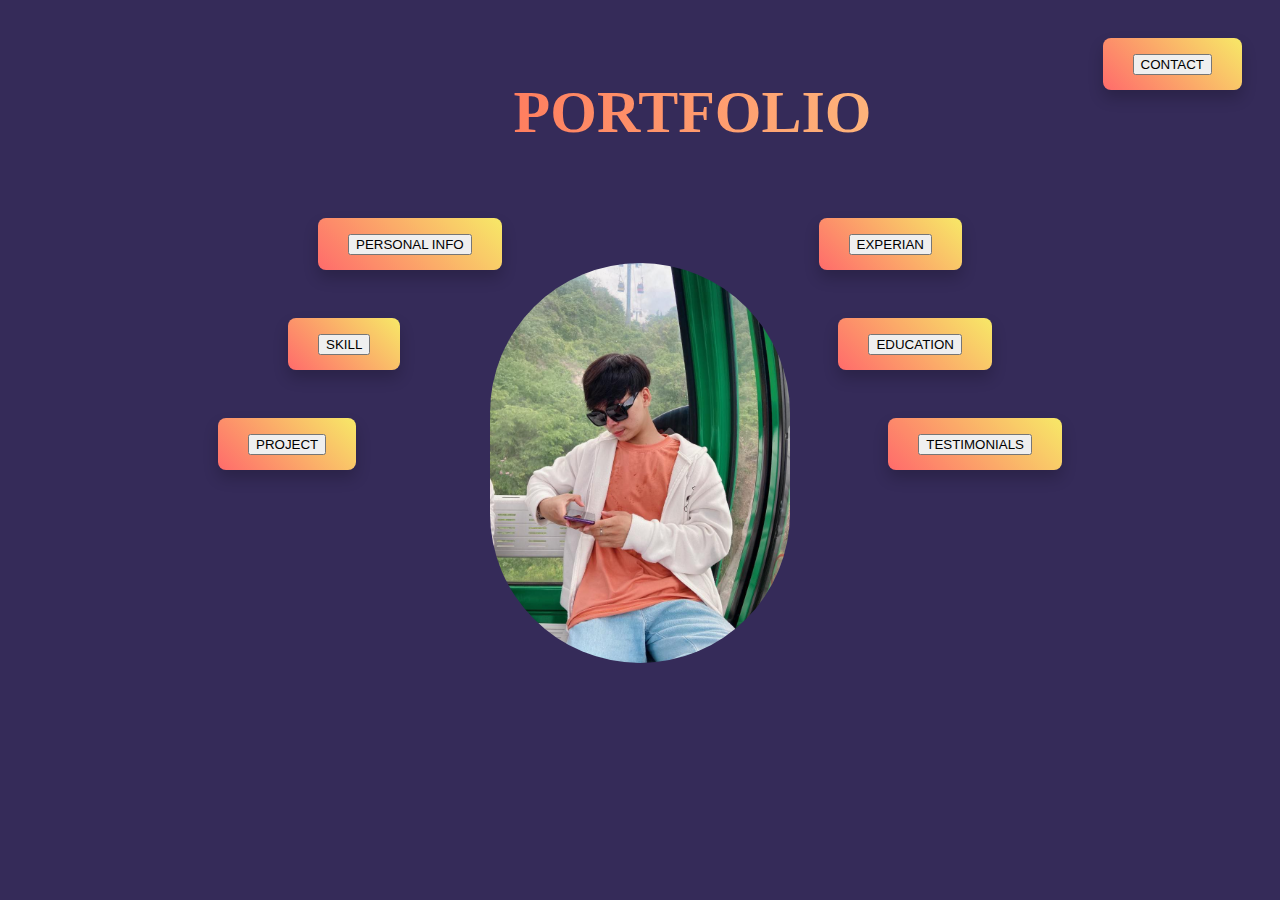
<file: index.html>
<!DOCTYPE html>
<html lang="en">
<head>
    <meta charset="UTF-8">
    <meta name="viewport" content="width=device-width, initial-scale=1.0">
    <title>Portfolio</title>
    <link rel="stylesheet" href="style.css">
</head>
<body>
    <div class="container">
        <div class="title">
            <h1>PORTFOLIO</h1>
        </div>

        <div class="photo">
            <img src="images/selaphoto.jpg" alt="">
        </div>

        <div class="Button "  id="personalbtn">
            <button type="button" onclick="personalClick()">PERSONAL INFO</button>

        </div>
        <div class="Button" id="skillbtn">
            <button type="button" onclick="skillClick()">SKILL</button>

        </div>
        <div class="Button" id="projectbtn">
            <button type="button" onclick="projectClick()">PROJECT </button>

        </div>
        <div class="Button" id="experianbtn">
            <button type="button" onclick="experianClick()" >EXPERIAN</button>

        </div>
        <div class="Button" id="educationbtn">
            <button type="button" onclick="educationClick()">EDUCATION</button>

        </div>
        <div class="Button" id="testimontalsbtn">
            <button type="button" onclick="testimonialsClick()">TESTIMONIALS</button>

        </div>
        <div class="Button" id="contactbtn">
            <button type="button" onclick="contactClick()">CONTACT</button>

        </div>
        
    </div>
    
    <script  src ="portfolio.js"></script> 
</body>
</html>
</file>
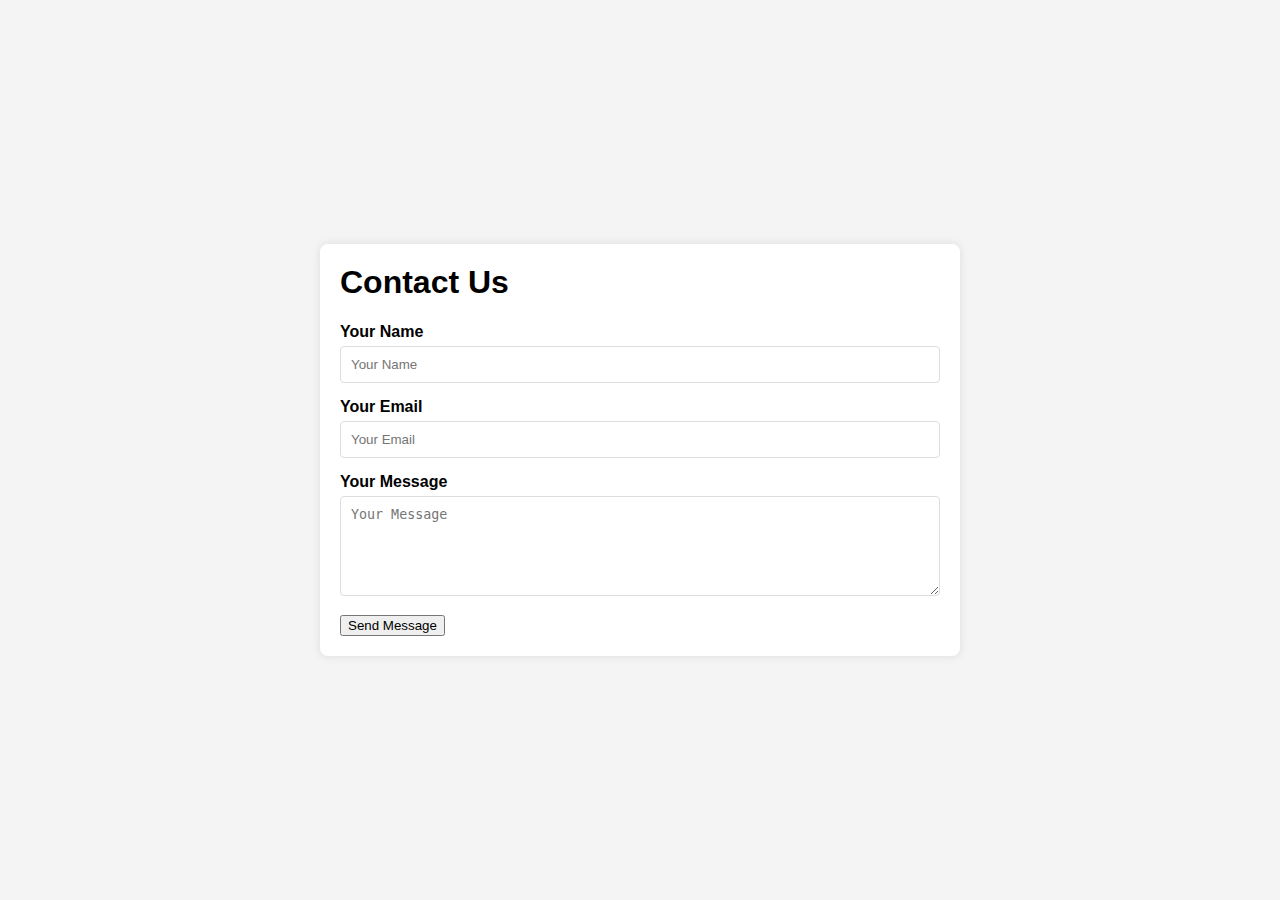
<file: contactForm.html>
<!DOCTYPE html>
<html lang="en">
<head>
    <meta charset="UTF-8">
    <meta name="viewport" content="width=device-width, initial-scale=1.0">
    <title>Contact Form</title>
    <style>
        body {
            font-family: Arial, sans-serif;
            background-color: #f4f4f4;
            display: flex;
            justify-content: center;
            align-items: center;
            height: 100vh;
            margin: 0;
        }

        .form-container {
            background-color: #fff;
            padding: 20px;
            border-radius: 8px;
            box-shadow: 0 0 10px rgba(0, 0, 0, 0.1);
            width: 100%;
            max-width: 600px;
        }

        .form-container h1 {
            margin-top: 0;
        }

        .form-group {
            margin-bottom: 15px;
        }

        .form-group label {
            display: block;
            margin-bottom: 5px;
            font-weight: bold;
        }

        .form-group input, .form-group textarea {
            width: 100%;
            padding: 10px;
            border: 1px solid #ddd;
            border-radius: 4px;
            box-sizing: border-box;
        }

        .form-group textarea {
            resize: vertical;
            min-height: 100px;
        }

        .form-group input[type="submit"] {
            background-color: #20be5c;
            color: #fff;
            border: none;
            cursor: pointer;
            padding: 10px 20px;
            font-size: 16px;
        }

        .form-group input[type="submit"]:hover {
            background-color: #1a9a4e;
        }
    </style>
</head>
<body>
    <div class="form-container">
        <h1>Contact Us</h1>
        <form id="contactForm">
            <!-- Form fields will be injected here by JavaScript -->
        </form>
    </div>

    <script>
        const contactForm = {
            fields: [
                { name: "name", type: "text", placeholder: "Your Name", required: true },
                { name: "email", type: "email", placeholder: "Your Email", required: true },
                { name: "message", type: "textarea", placeholder: "Your Message", required: true }
            ]
        };

        const form = document.getElementById('contactForm');

        contactForm.fields.forEach(field => {
            const formGroup = document.createElement('div');
            formGroup.classList.add('form-group');

            const label = document.createElement('label');
            label.setAttribute('for', field.name);
            label.textContent = field.placeholder;

            let input;
            if (field.type === 'textarea') {
                input = document.createElement('textarea');
            } else {
                input = document.createElement('input');
                input.setAttribute('type', field.type);
            }
            input.setAttribute('name', field.name);
            input.setAttribute('id', field.name);
            input.setAttribute('placeholder', field.placeholder);
            if (field.required) {
                input.setAttribute('required', 'required');
            }

            formGroup.appendChild(label);
            formGroup.appendChild(input);
            form.appendChild(formGroup);
        });

        // Add submit button
        const submitButton = document.createElement('input');
        submitButton.setAttribute('type', 'submit');
        submitButton.setAttribute('value', 'Send Message');
        form.appendChild(submitButton);
    </script>
</body>
</html>
</file>
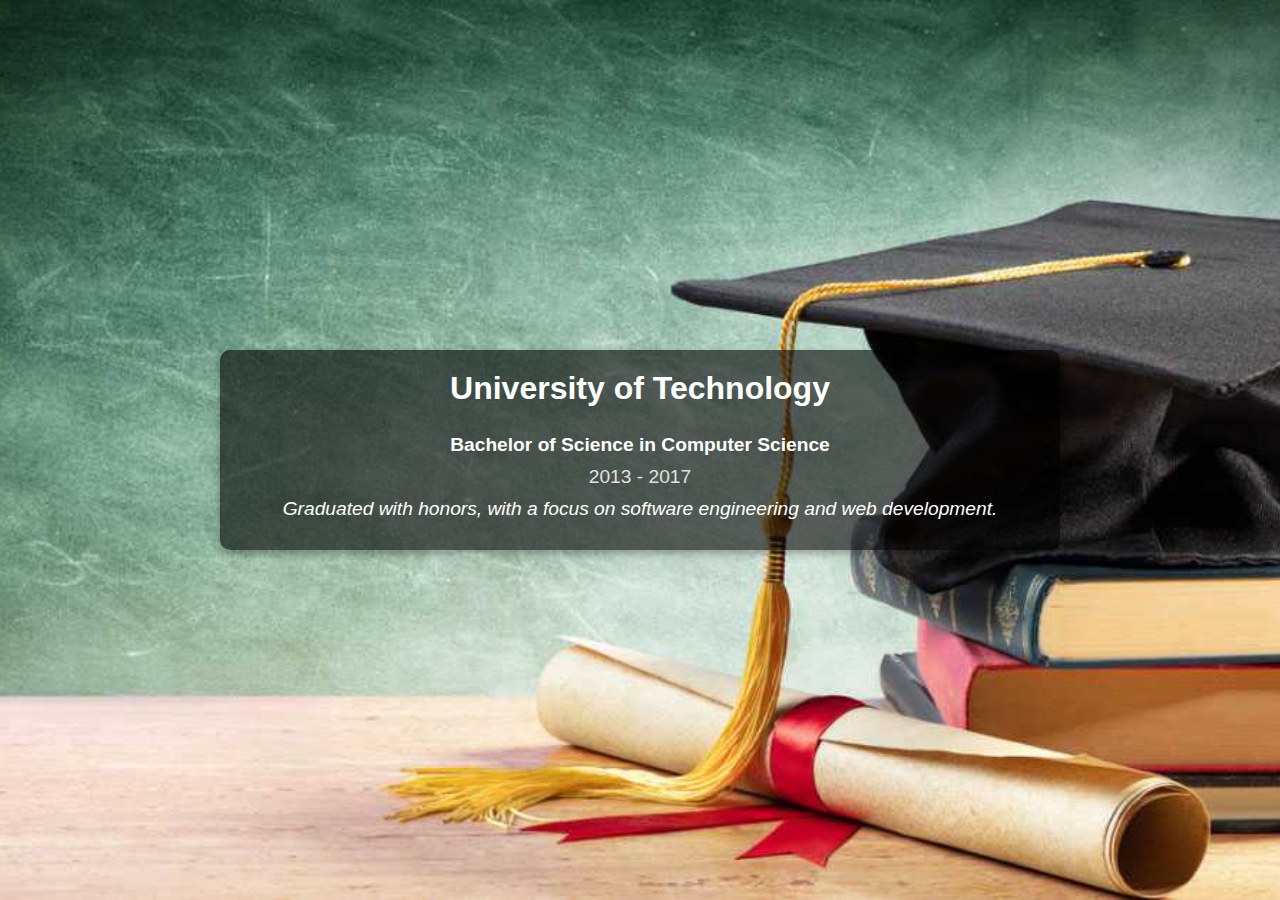
<file: education.html>
<!DOCTYPE html>
<html lang="en">
  <head>
    <meta charset="UTF-8" />
    <meta name="viewport" content="width=device-width, initial-scale=1.0" />
    <title>EDUCATION</title>
    <style>
      body {
        margin: 0;
        font-family: Arial, sans-serif;
      }

      .container {
        width: 100vw;
        height: 100vh;
        background-image: url("images/education.jpg");
        background-size: cover;
        background-position: center;
        background-repeat: no-repeat;
        position: relative;
        display: flex;
        align-items: center;
        justify-content: center;
        padding: 20px;
        box-sizing: border-box;
      }

      .description {
        background: rgba(0, 0, 0, 0.6); /* Semi-transparent background */
        color: #fff;
        padding: 20px;
        border-radius: 10px;
        max-width: 800px;
        width: 100%;
        box-shadow: 0 4px 8px rgba(0, 0, 0, 0.3);
        text-align: center;
      }

      .description h2 {
        font-size: 2em;
        margin-top: 0;
      }

      .description p {
        font-size: 1.2em;
        margin: 10px 0;
      }

      .description .degree {
        font-weight: bold;
      }

      .description .duration {
        color: #e0e0e0;
      }

      .description .detail {
        font-style: italic;
      }
    </style>
  </head>
  <body>
    <div class="container" id="container">
      <!-- Content will be injected here by JavaScript -->
    </div>

    <script>
      const portfolio = {
        education: [
          {
            institution: "University of Technology",
            degree: "Bachelor of Science in Computer Science",
            duration: "2013 - 2017",
            description:
              "Graduated with honors, with a focus on software engineering and web development.",
          },
          // Add more education as needed
        ],
      };

      const container = document.getElementById("container");

      portfolio.education.forEach((education) => {
        const educationDiv = document.createElement("div");
        educationDiv.classList.add("description");

        const institutionName = document.createElement("h2");
        institutionName.textContent = education.institution;

        const degree = document.createElement("p");
        degree.textContent = education.degree;
        degree.classList.add("degree");

        const duration = document.createElement("p");
        duration.textContent = education.duration;
        duration.classList.add("duration");

        const description = document.createElement("p");
        description.textContent = education.description;
        description.classList.add("detail");

        educationDiv.appendChild(institutionName);
        educationDiv.appendChild(degree);
        educationDiv.appendChild(duration);
        educationDiv.appendChild(description);

        container.appendChild(educationDiv);
      });
    </script>
  </body>
</html>
</file>
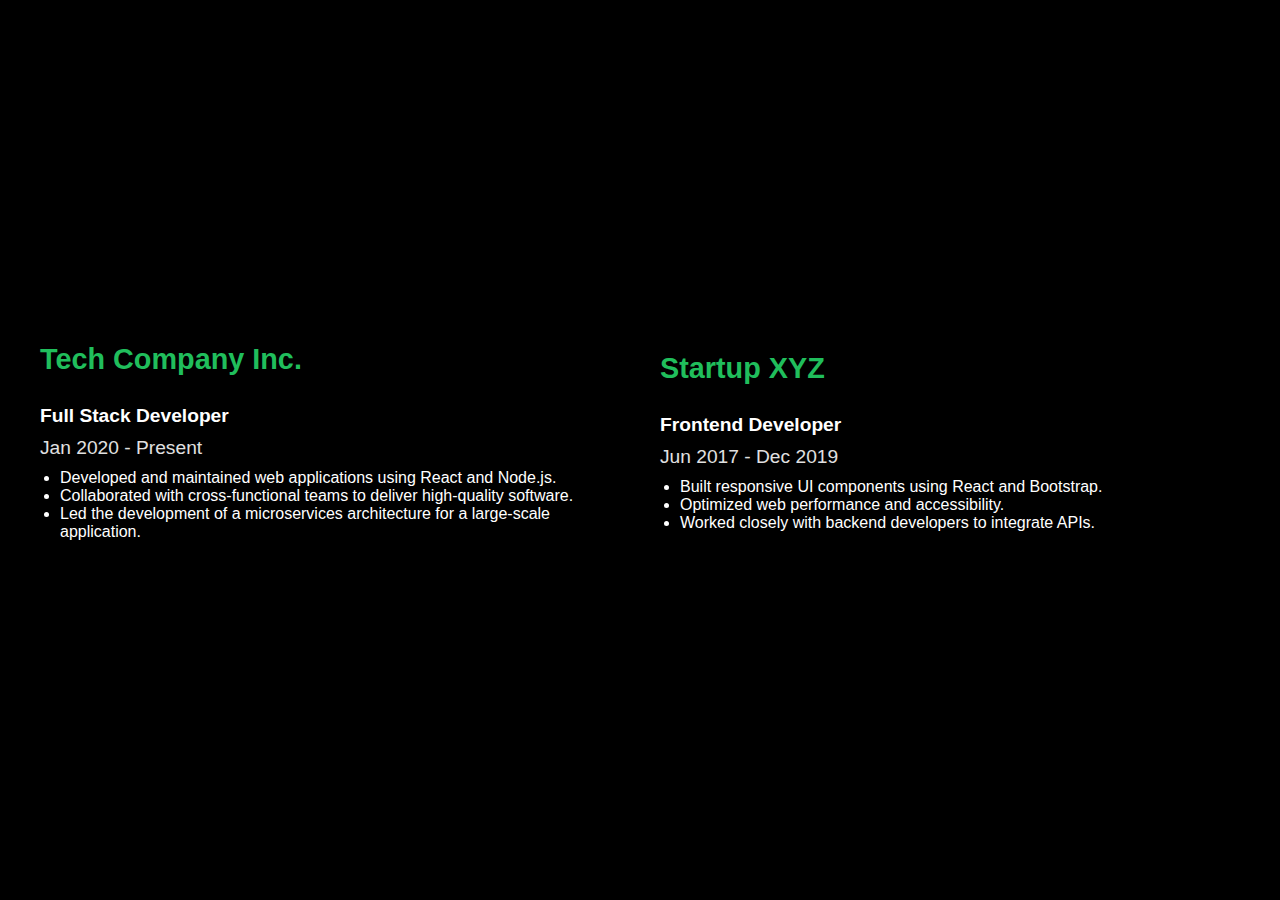
<file: experian.html>
<!DOCTYPE html>
<html lang="en">
<head>
    <meta charset="UTF-8" />
    <meta name="viewport" content="width=device-width, initial-scale=1.0" />
    <title>Experience</title>
    <style>
        body {
            margin: 0;
            font-family: Arial, sans-serif;
            color: #fff;
        }

        .container {
            display: flex;
            width: 100vw;
            height: 100vh;
            
            background-color: black;
            background-position: center;
            background-repeat: no-repeat;
            justify-content: center;
            align-items: center;
            padding: 20px;
            box-sizing: border-box;
            overflow: auto;
        }

        .experience {
            width: 80%;
            max-width: 1200px;
            background: rgba(0, 0, 0, 0.7);
            border-radius: 8px;
            padding: 20px;
            box-shadow: 0 4px 8px rgba(0, 0, 0, 0.5);
            margin: 10px 0;
            animation: fadeIn 2s ease-out;
        }

        .experience h3 {
            margin-top: 0;
            font-size: 1.8em;
            color: #20be5c; /* Accent color */
            font-weight: bold;
        }

        .experience p {
            font-size: 1.2em;
            margin: 10px 0;
        }

        .experience .role {
            font-weight: bold;
        }

        .experience .duration {
            color: #e0e0e0;
        }

        .experience .responsibilities {
            margin-top: 10px;
            padding-left: 20px;
        }

        @keyframes fadeIn {
            from {
                opacity: 0;
                transform: translateY(20px);
            }
            to {
                opacity: 1;
                transform: translateY(0);
            }
        }
    </style>
</head>
<body>
    <div class="container" id="container">
        <!-- Content will be injected here by JavaScript -->
    </div>

    <script>
        const portfolio = {
            experience: [
                {
                    company: "Tech Company Inc.",
                    role: "Full Stack Developer",
                    duration: "Jan 2020 - Present",
                    responsibilities: [
                        "Developed and maintained web applications using React and Node.js.",
                        "Collaborated with cross-functional teams to deliver high-quality software.",
                        "Led the development of a microservices architecture for a large-scale application.",
                    ],
                },
                {
                    company: "Startup XYZ",
                    role: "Frontend Developer",
                    duration: "Jun 2017 - Dec 2019",
                    responsibilities: [
                        "Built responsive UI components using React and Bootstrap.",
                        "Optimized web performance and accessibility.",
                        "Worked closely with backend developers to integrate APIs.",
                    ],
                },
                // Add more experiences as needed
            ],
        };

        const container = document.getElementById('container');

        portfolio.experience.forEach((experience) => {
            const experienceDiv = document.createElement('div');
            experienceDiv.classList.add('experience');

            const company = document.createElement('h3');
            company.textContent = experience.company;

            const role = document.createElement('p');
            role.textContent = experience.role;
            role.classList.add('role');

            const duration = document.createElement('p');
            duration.textContent = experience.duration;
            duration.classList.add('duration');

            const responsibilities = document.createElement('ul');
            responsibilities.classList.add('responsibilities');
            experience.responsibilities.forEach(responsibility => {
                const listItem = document.createElement('li');
                listItem.textContent = responsibility;
                responsibilities.appendChild(listItem);
            });

            experienceDiv.appendChild(company);
            experienceDiv.appendChild(role);
            experienceDiv.appendChild(duration);
            experienceDiv.appendChild(responsibilities);

            container.appendChild(experienceDiv);
        });
    </script>
</body>
</html>
</file>
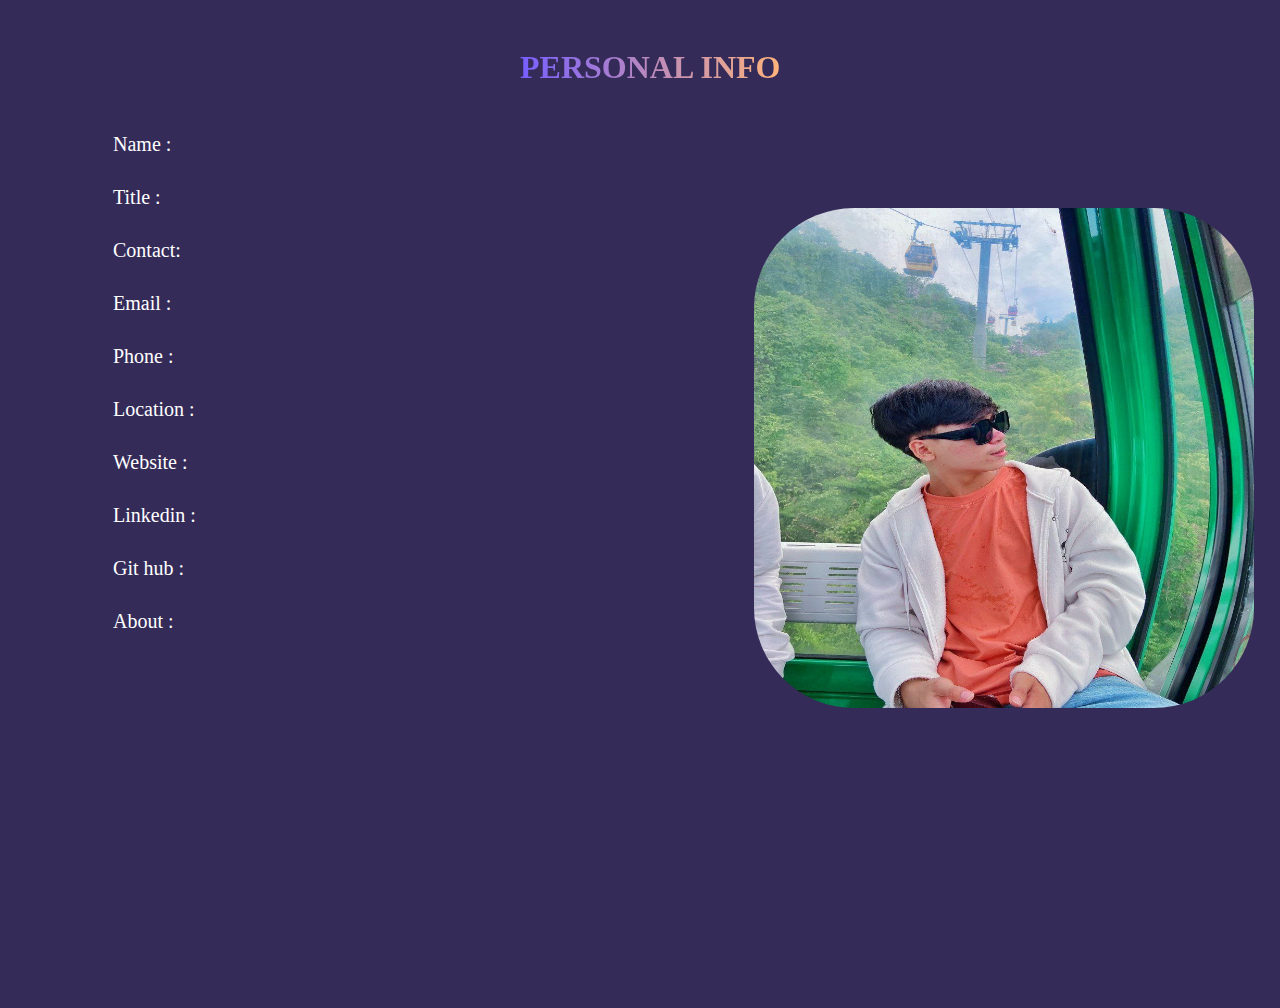
<file: personal.html>
<!DOCTYPE html>
<html lang="en">
<head>
    <meta charset="UTF-8">
    <meta name="viewport" content="width=device-width, initial-scale=1.0">
    <title>Document</title>
    <link rel="stylesheet" href="personalStyle.css">
</head>
<body>
       
       <div class="container">
        <div class="title">
            <h1>PERSONAL INFO</h1>
        </div>
            <div class="personaldecription">
                <p id="name">Name : </p>
                <p id="title">Title :</p>
                <p id="contact">Contact:</p>
                <p id="email">Email :</p>
                <p id="phone">Phone :</p>
                <p id="location">Location :</p>
                <p id="website">Website : </p>
                <p id="linkedin">Linkedin :</p>
                <p id="github">Git hub :</p>
                <p id="about">About :</p>
            </div>
            <div class="photo">
                 <img src="images/newSele.jpg" alt="">
            </div>

       </div>
      
      <script src="personal.js"></script>
</body>
</html>
</file>
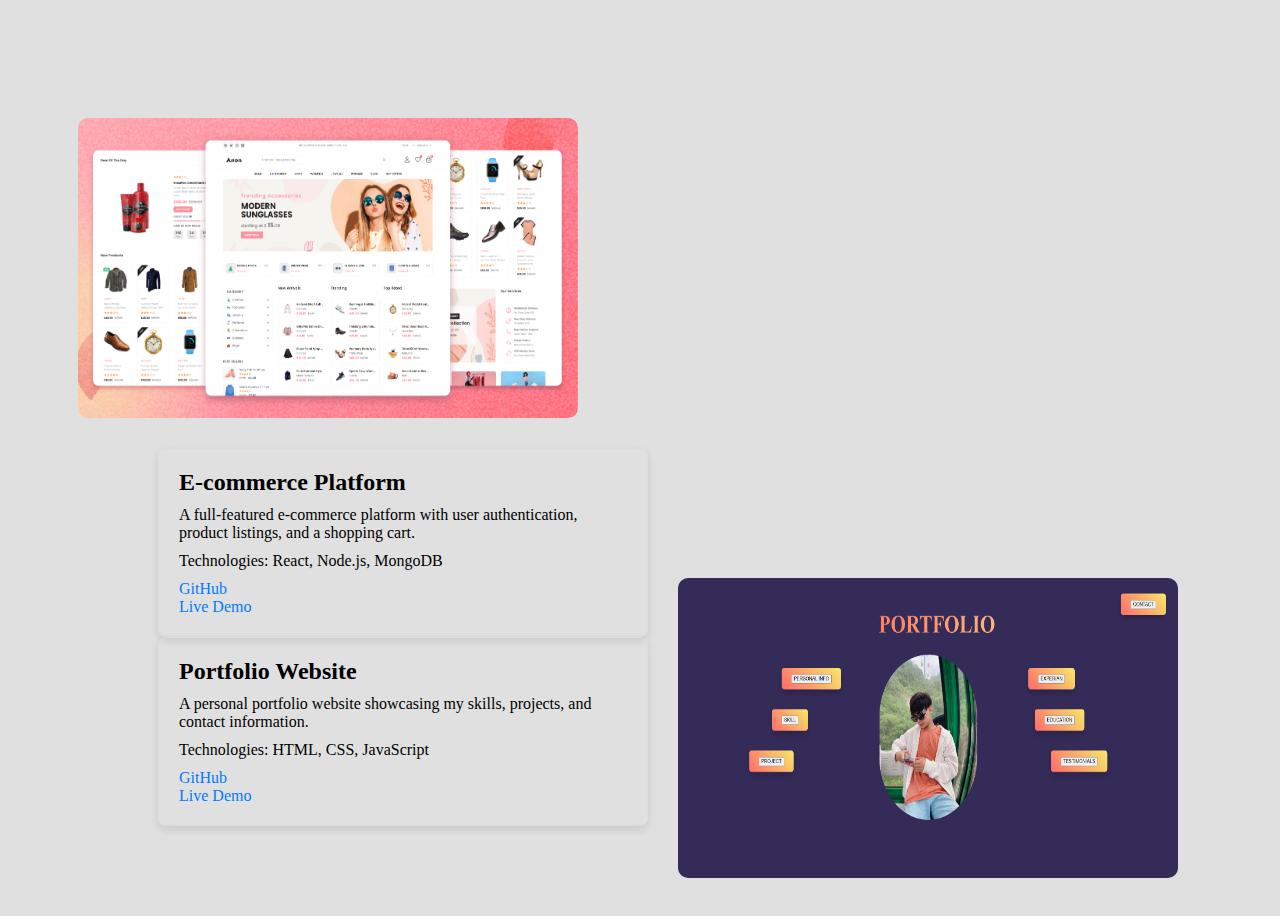
<file: project.html>
<!DOCTYPE html>
<html lang="en">
<head>
    <meta charset="UTF-8">
    <meta name="viewport" content="width=device-width, initial-scale=1.0">
    <title>project</title>
    <style>
        body{
            background-color: #E0E0E0;
        }
            .container{
                width:100vw;
                height: 100vh;
                display: flex;
                align-items: center;
                justify-content: center;
                background-color: #E0E0E0;
            }
            img{
                width: 500px;
                height: 300px;
                border-radius: 10px;
                margin: 30px;
            }
            .project1{
                display: block;
                width: 50%;
                height: 100%;
            }
            .project2{
                display:flex;
                width: 50%;
                height: 100%;
                align-items: end;
            }

            .photoE{
                display: flex;
                justify-content: center;
                align-items: start;
                padding-top: 80px;
            }
            .photoP{
                display: flex;
                justify-content: center;
                align-items: end;
                padding-top: 80px;
            }
            .descriptionE{
                display: flex;
                align-items: center;
                
            }

            .desciption{
            margin-left: 150px;
            }

            .project-container {
                display: flex;
                flex-direction: column;
                gap: 20px; /* Space between project sections */
                margin: 20px;
            }
            .project {
                border: 1px solid #ddd;
                padding: 20px;
                border-radius: 8px;
                box-shadow: 0 4px 8px rgba(0,0,0,0.1);
            }
            .project h2 {
                margin: 0;
                font-size: 24px;
            }
            .project p {
                margin: 10px 0;
            }
            .project a {
                display: block;
                color: #007BFF;
                text-decoration: none;
            }
            .project a:hover {
                text-decoration: underline;
            }
            
            
    </style>
</head>
<body>
    <div class="container">
         <div class="project1">
               <div class="photoE">
                <img src="images/ecomerce.png" alt="">
               </div>
               <div class="descriptionE">
                <div class="desciption" id="descipiton">
                   
                </div>
                
               </div>
               
         </div>
         <div class="project2">
            <div class="photoP">
                <img src="images/portfolio.png" alt="">
               </div>
              
               

         </div>
    </div>
    
<script>
    const portfolio = {
             projects: [
    {
        title: "E-commerce Platform",
        description: "A full-featured e-commerce platform with user authentication, product listings, and a shopping cart.",
        technologies: ["React", "Node.js", "MongoDB"],
        github: "https://github.com/johndoe/ecommerce-platform",
        liveDemo: "https://ecommerce.johndoe.dev"
    },
    {
        title: "Portfolio Website",
        description: "A personal portfolio website showcasing my skills, projects, and contact information.",
        technologies: ["HTML", "CSS", "JavaScript"],
        github: "https://github.com/johndoe/portfolio-website",
        liveDemo: "https://portfolio.johndoe.dev"
    },
    // Add more projects as needed
]
    }

   

    


    const container = document.getElementById('descipiton');

// Loop through each project and create HTML elements
portfolio.projects.forEach((project, index) => {
    // Create a new div for each project
    const projectDiv = document.createElement('div');
    projectDiv.classList.add('project');

    // Create elements for each property
    const title = document.createElement('h2');
    title.textContent = project.title;

    const description = document.createElement('p');
    description.textContent = project.description;

    const technologies = document.createElement('p');
    technologies.textContent = `Technologies: ${project.technologies.join(', ')}`;

    const github = document.createElement('a');
    github.href = project.github;
    github.textContent = 'GitHub';
    github.target = '_blank'; // Open in new tab

    const liveDemo = document.createElement('a');
    liveDemo.href = project.liveDemo;
    liveDemo.textContent = 'Live Demo';
    liveDemo.target = '_blank'; // Open in new tab

    // Append elements to the project div
    projectDiv.appendChild(title);
    projectDiv.appendChild(description);
    projectDiv.appendChild(technologies);
    projectDiv.appendChild(github);
    projectDiv.appendChild(liveDemo);

    // Append the project div to the container
    container.appendChild(projectDiv);
});



    
    
    

   
</script>    
</body>
</html>
</file>
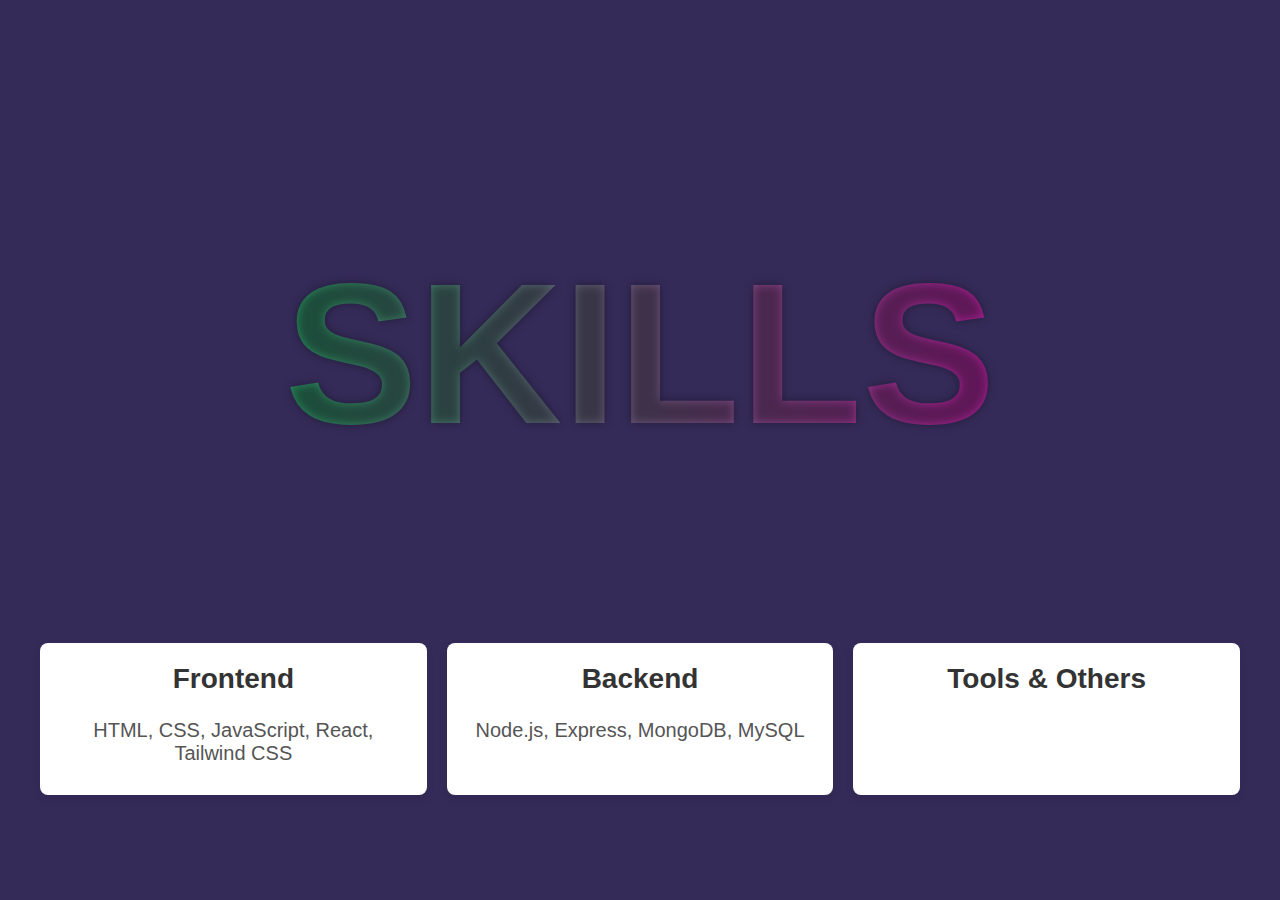
<file: skill.html>
<!DOCTYPE html>
<html lang="en">
<head>
    <meta charset="UTF-8">
    <meta name="viewport" content="width=device-width, initial-scale=1.0">
    <title>SKILLS</title>
    <style>
        body {
            margin: 0;
            padding: 0;
            font-family: Arial, sans-serif;
            background-color: #352b59;
        }
        
        .container {
            display: flex;
            flex-direction: column;
            align-items: center;
            justify-content: center;
            width: 100vw;
            height: 100vh;
            padding: 20px;
            box-sizing: border-box;
        }
        
        .textBackground {
            margin-bottom: 40px;
            font-size: 100px;
            color: transparent;
            background: linear-gradient(to right, #20be5c, #eb19b3);
            -webkit-background-clip: text;
            background-clip: text;
            text-shadow: 0 0 10px rgba(0, 0, 0, 0.5);
            opacity: 0.7;
            animation: appear 3s ease-out;
        }
        
        @keyframes appear {
            0% {
                opacity: 0;
            }
            50% {
                opacity: 1;
            }
            100% {
                opacity: 0.7;
            }
        }
        
        .skill-grid {
            display: grid;
            grid-template-columns: repeat(auto-fit, minmax(250px, 1fr));
            gap: 20px;
            width: 100%;
            max-width: 1200px;
        }
        
        .skill-section {
            padding: 20px;
            background: #fff;
            border-radius: 8px;
            box-shadow: 0 4px 8px rgba(0, 0, 0, 0.1);
            text-align: center;
            color: #333;
        }
        
        .skill-section h2 {
            margin-top: 0;
            font-size: 28px;
        }
        
        .skill-section p {
            font-size: 20px;
            color: #555;
            margin: 10px 0;
        }
        
    </style>
</head>
<body>
    
    <div class="container">
        <div class="textBackground">
            <h1>SKILLS</h1> 
        </div>

        <div class="skill-grid">
            <div class="skill-section" id="frontend">
                <h2>Frontend</h2>
                <p id="pfrontEnd"></p>
            </div>

            <div class="skill-section" id="backend">
                <h2>Backend</h2>
                <p id="backEnd"></p>
            </div>

            <div class="skill-section" id="tools">
                <h2>Tools & Others</h2>
                <p id="otherTool"></p>
            </div>
        </div>
    </div>

    <script>
        const portfolio = {
            skills: [
                {
                    category: "Frontend",
                    technologies: ["HTML", "CSS", "JavaScript", "React", "Tailwind CSS"]
                },
                {
                    category: "Backend",
                    technologies: ["Node.js", "Express", "MongoDB", "MySQL"]
                },
                {
                    category: "Tools & Others",
                    technologies: ["Git", "Docker", "AWS", "Jenkins"]
                }
            ]
        };

        function populateSkills() {
            portfolio.skills.forEach(skill => {
                const sectionId = skill.category.toLowerCase().replace(/ & /g, '').replace(/ /g, '');
                const section = document.getElementById(sectionId);
                
                if (section) {
                    const techList = skill.technologies.join(', ');
                    document.getElementById(sectionId).querySelector('p').textContent = techList;
                }
            });
        }

        // Populate skills on page load
        populateSkills();
    </script>
    
</body>
</html>
</file>
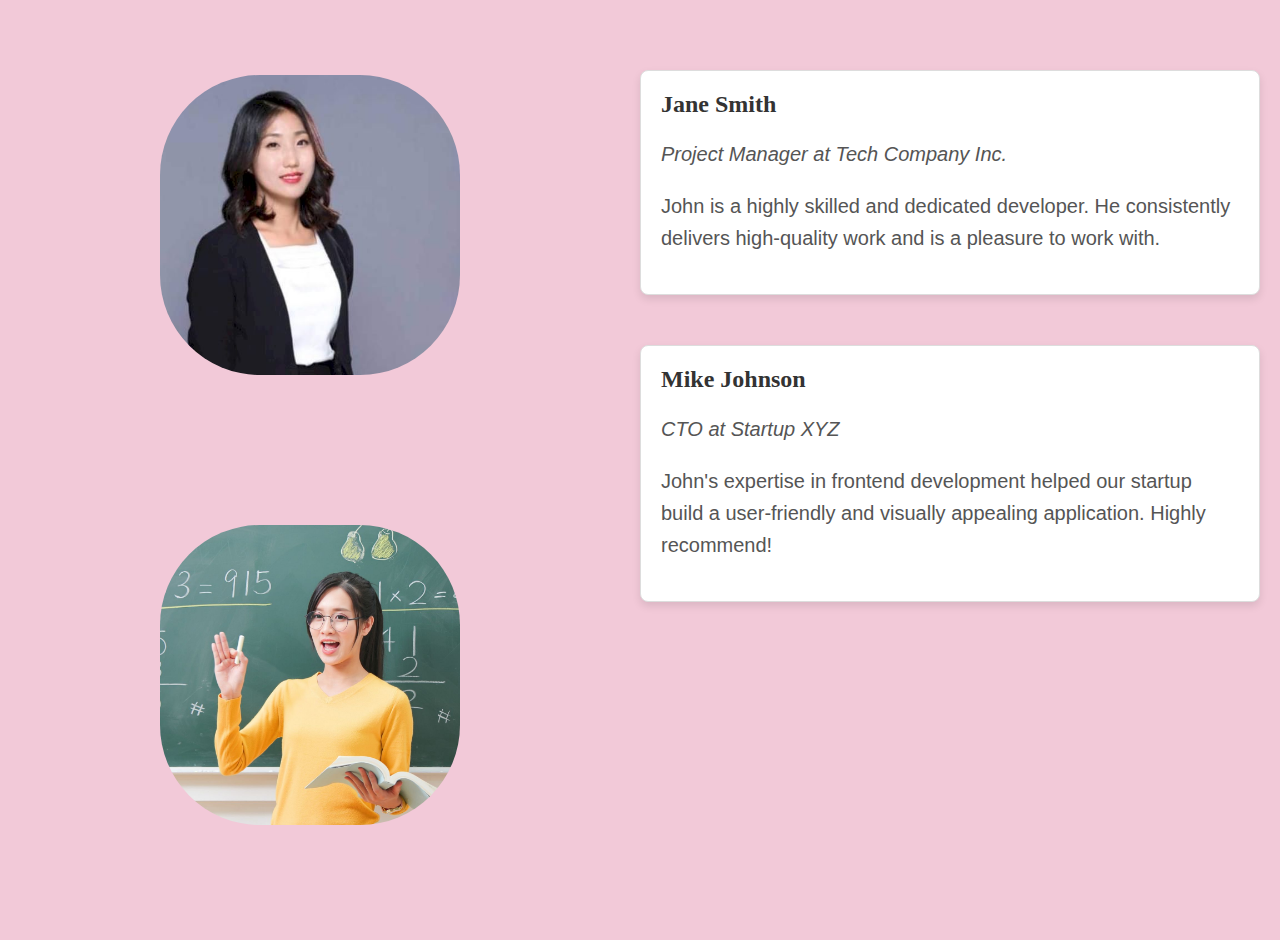
<file: testimonials.html>
<!DOCTYPE html>
<html lang="en">
<head>
    <meta charset="UTF-8">
    <meta name="viewport" content="width=device-width, initial-scale=1.0">
    <title>Testimonials</title>
    <style>
        body {
            padding: 0;
            margin: 0;
            width: 100vw;
            height: 100vh;
            background-color: #f2c9d8;
        }
        .container {
            display: flex;
            width: 100vw;
            height: 100vh;
        }
        .photo {
            display: block;
            width: 50%;
            height: 100%;
        }
        .teacher1, .teacher2 {
            height: 50%;
            display: flex;
            align-items: center;
            justify-content: center;
        }
        img {
            width: 300px;
            height: 300px;
            border-radius: 100px;
        }
        .description {
            display: block;
            width: 50%;
            height: 100%;
            padding: 20px;
        }
        .testimonial {

            margin-top: 50px;
            margin-bottom: 20px;
            padding: 20px;
            border: 1px solid #ddd;
            border-radius: 8px;
            background: #fff;
            box-shadow: 0 4px 8px rgba(0,0,0,0.1);
        }
        h3 {
            margin: 0;
            font-size: 24px;
            color: #333;
        }
        p {
            font-size: 20px;
            font-family: 'Arial', sans-serif; /* Choose a suitable font-family */
            line-height: 1.6;
            color: #555;
        }
        .relationship {
            font-style: italic;
        }
    </style>
</head>
<body>

    <div class="container">
        <div class="photo">
            <div class="teacher1">
                <img src="images/koreanTeacher.jpg" alt="">
            </div>
            <div class="teacher2">
                <img src="images/teacher2.jpg" alt="">
            </div>
        </div>
        <div class="description" id="description">
            <!-- Testimonials will be inserted here -->
        </div>
    </div>

    <script>
        const portfolio = {
            testimonials: [
                {
                    name: "Jane Smith",
                    relationship: "Project Manager at Tech Company Inc.",
                    feedback: "John is a highly skilled and dedicated developer. He consistently delivers high-quality work and is a pleasure to work with."
                },
                {
                    name: "Mike Johnson",
                    relationship: "CTO at Startup XYZ",
                    feedback: "John's expertise in frontend development helped our startup build a user-friendly and visually appealing application. Highly recommend!"
                }
            ]
        };

        const container = document.getElementById('description');

        portfolio.testimonials.forEach((testimonial) => {
            const testimonialDiv = document.createElement('div');
            testimonialDiv.classList.add('testimonial');

            const name = document.createElement('h3');
            name.textContent = testimonial.name;

            const relationship = document.createElement('p');
            relationship.classList.add('relationship');
            relationship.textContent = testimonial.relationship;

            const feedback = document.createElement('p');
            feedback.textContent = testimonial.feedback;

            // Append elements to the testimonial div
            testimonialDiv.appendChild(name);
            testimonialDiv.appendChild(relationship);
            testimonialDiv.appendChild(feedback);

            // Append the testimonial div to the container
            container.appendChild(testimonialDiv);
        });
    </script>
    
</body>
</html>
</file>
<file: style.css>
body{
    background-color:  #352b59;
}

.container{
    display: flex;
    align-items: center;
    justify-content: center;
    height: 90vh;
    position: relative;
}

.photo{
    width: 300px;
    height: 300px; 
    
    position: relative;


}
.photo img{
    max-width: 100%;
    height: auto;
    border-radius: 1000px;
    animation: photoScale 2s ease-out ;
}
@keyframes photoScale {
    0%{
        transform: scale(2);
    }
    100%{
        transform: scale(1);

    }
    
}

.title {
    position: absolute;
    color: transparent; 
    top: 30px;
    left: 40%;
    font-size: 30px;
    background: linear-gradient(to right, #ff7e5f, #feb47b); /* Define your gradient colors */
    -webkit-background-clip: text; /* Apply gradient to the text */
    background-clip: text; /* Standard property for background clipping */
    text-align: center; /* Optional: Center text alignment */
  
    z-index: 1;
    animation: moveDown 2s ease-out;
}
.Button {
    display: inline-block;
    background: linear-gradient(45deg, #ff6b6b, #f7e967); /* Gradient background */
    border: none; /* Remove default border */
    color: white; /* White text color */
    padding: 15px 30px; /* Padding for size */
    text-align: center; /* Center text */
    text-decoration: none; /* Remove underline */
    font-size: 18px; /* Font size */
    margin: 10px; /* Margin around the button */
    cursor: pointer; /* Pointer cursor on hover */
    border-radius: 8px; /* Rounded corners */
    box-shadow: 0 8px 15px rgba(0, 0, 0, 0.2); /* Shadow for depth */
    transition: all 0.3s ease; /* Smooth transition */
  
}

.Button:hover {
    background: linear-gradient(45deg, #ff6b6b, #f7e967); /* Gradient background on hover */
    transform: scale(2); /* Slightly enlarge button on hover */
    box-shadow: 0 12px 20px rgba(0, 0, 0, 0.3); /* Enhance shadow on hover */
}
@keyframes moveRight{
    0%{
        transform: translate(-100vw);
    }
    100%{
        transform: translate(0);
    }
}

@keyframes moveLeft {
    0%{
        transform: translate(100vw);
    }
    100%{
        transform: translate(0);
    }
    
}

@keyframes rotatearound {
    0%{
       transform: rotate(0deg); 
    }
    100%{
        transform: rotate(360deg); 
     }
    
}
@keyframes moveDown {
    0%{
        transform: translateY(-100vh);
    }
    100%{
        transform: translateY(0);
    }
    
}

 #personalbtn{
    position:absolute;
    top: 200px;
    left: 300px;
    animation: moveRight 2s ease-out;
}
#skillbtn{
    position:absolute;
    top: 300px;
    left: 270px;
    animation: moveRight 2s ease-out;
}
#projectbtn{
    position:absolute;
    top: 400px;
    left: 200px;
    animation: moveRight 2s ease-out;
}
#experianbtn{
    position:absolute;
    top: 200px;
    right: 300px;
    animation: moveLeft 2s ease-out;
}
#educationbtn{
    position:absolute;
    top: 300px;
    right: 270px;
    animation: moveLeft 2s ease-out;
}

#testimontalsbtn{
    position:absolute;
    top: 400px;
    right: 200px;
    animation: moveLeft 2s ease-out;
}

#contactbtn{
    position: absolute;
    top: 20px;
    right: 20px;
}
</file>
<file: personalStyle.css>
body{
    background-color: #352b59;
}

.container{
    position: relative;
    display: flex;
    width: 100vw;
    height: 100vh;
}
.personaldecription{
    width: 50%;
    height: 100vh;
    display: block;
    padding-top: 100px;
    padding-left: 100px;
}
.title{
    position: absolute;
    top: 20px;
    left: 40%;
    color: transparent;
    background: linear-gradient(to right, #775fff, #feb47b); /* Define your gradient colors */
    -webkit-background-clip: text; /* Apply gradient to the text */
    background-clip: text;
}

.photo{
    display: flex;
    width: 40%;
    height: 100vh;
    align-items: center;
    justify-content: center;
    background-size: cover;
    opacity: 100%;
}
img{
    background-size: cover;
    opacity: 1;
}


p{
    color: white;
    font-size: 20px;
    padding: 5px;
    animation: toRight 2s ease-in-out;
}
.photo img{
    width: 500px;
    height: 500px;
    border-radius: 100px;
    animation: appear 3s ease-out;
    
}

@keyframes toRight
 {
0%{
    transform: translateX(-100vw);
}    
100%{
    transform: translate(0);
}
}
@keyframes appear {
    0%{
        opacity: 0;
        
    }
    100%{
        opacity: 1;
    }
    
}
</file>
